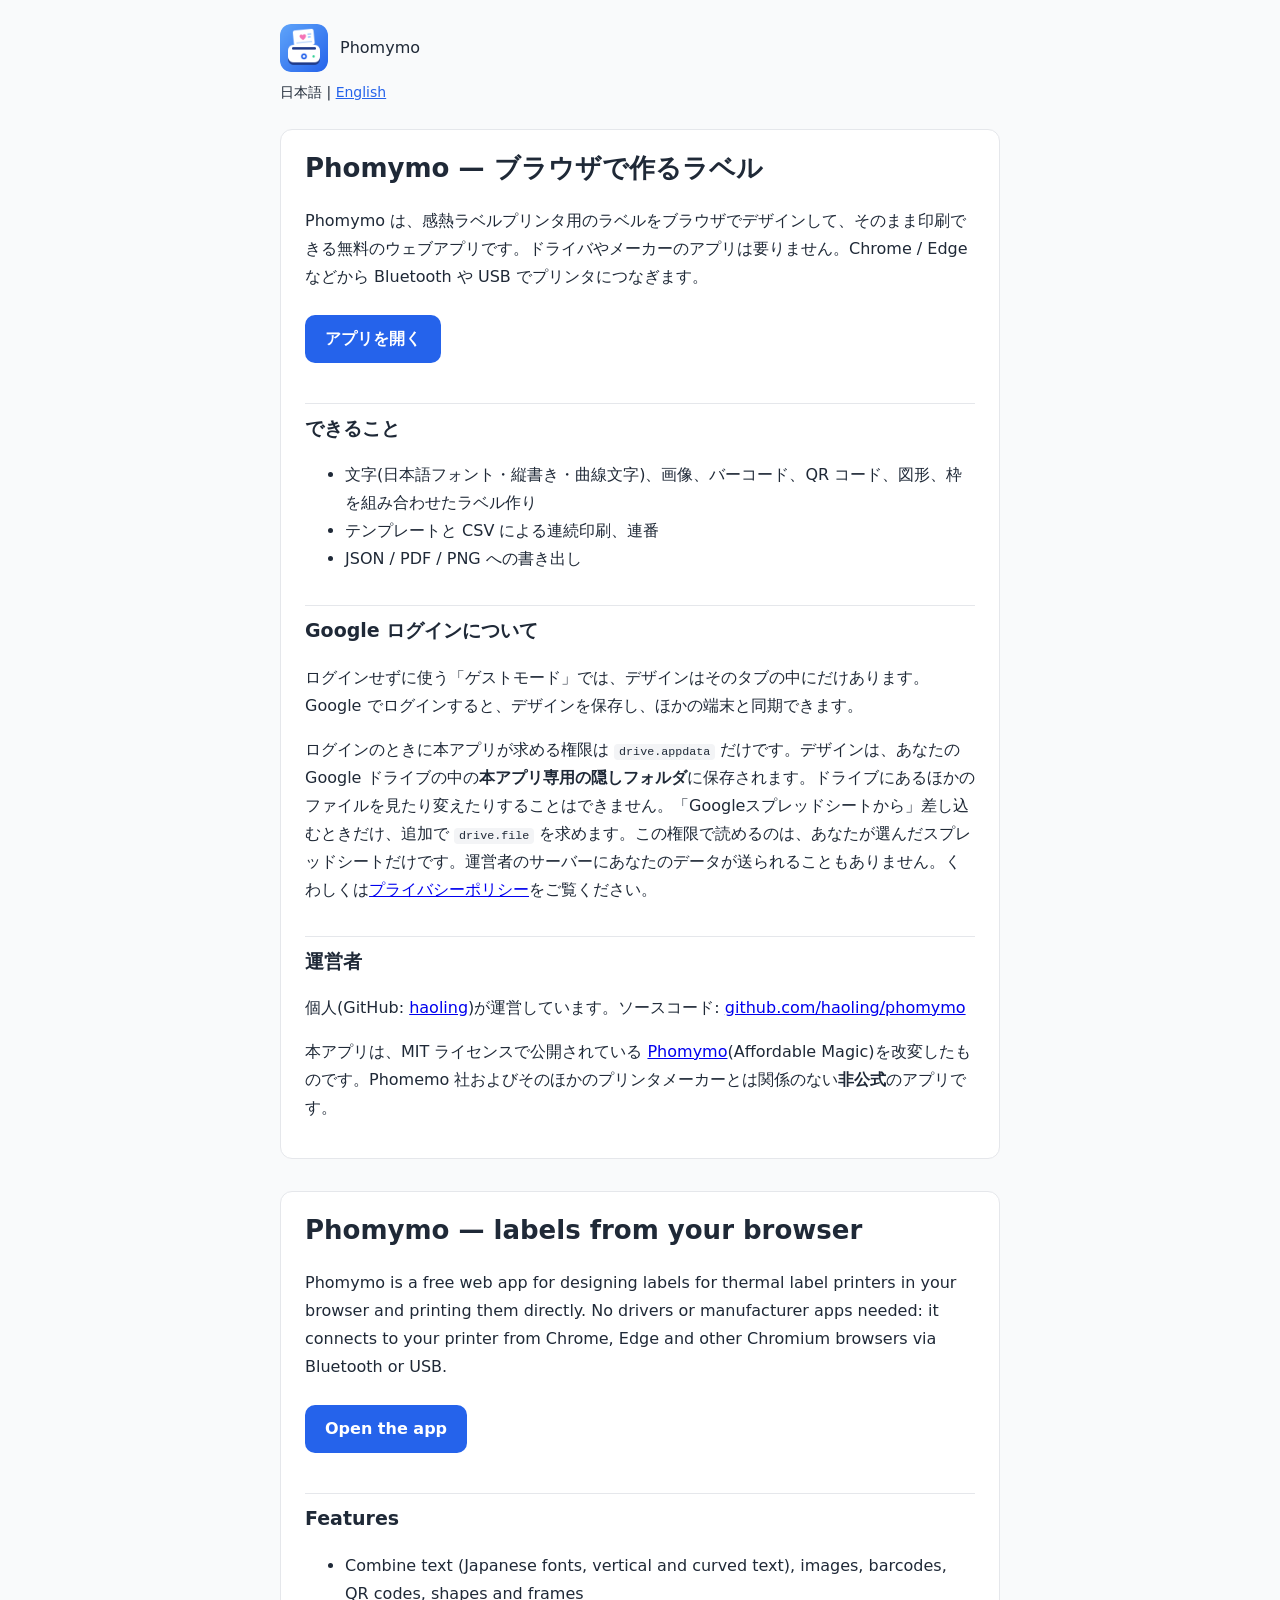
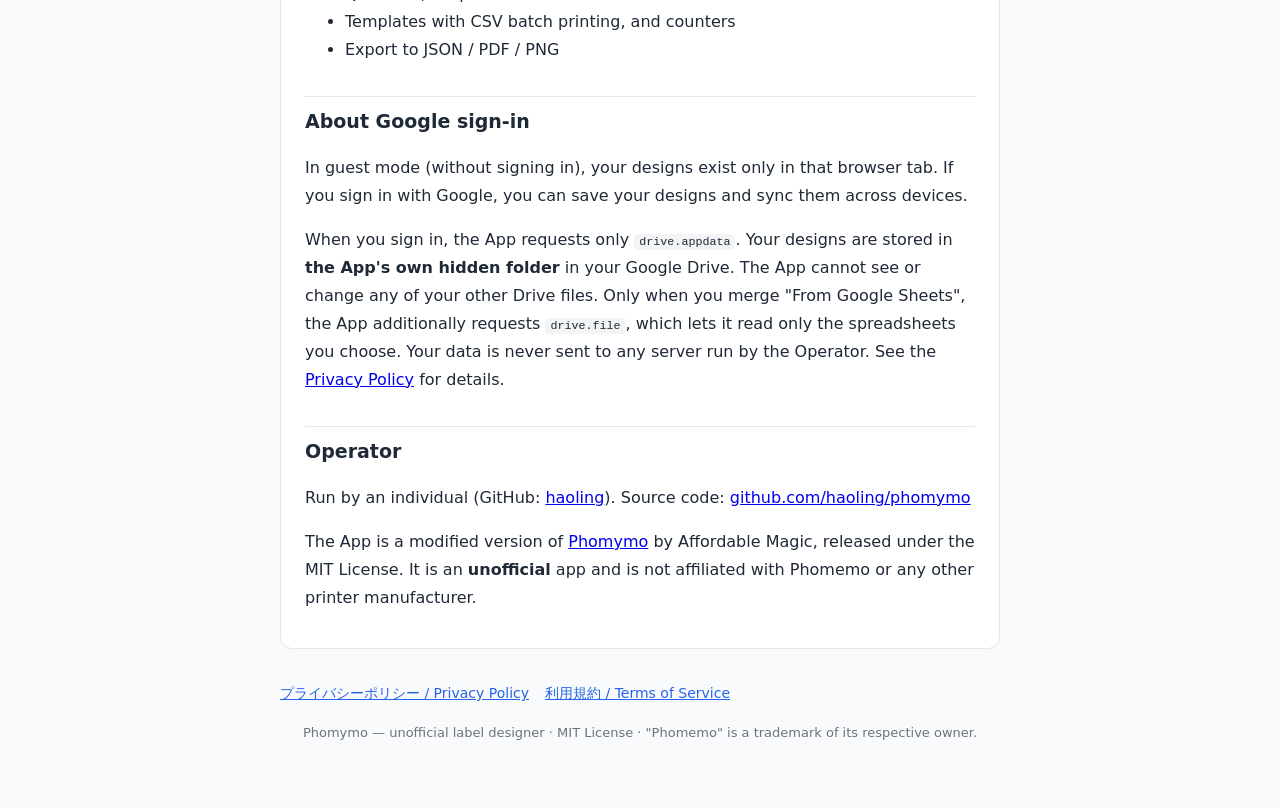
<file: src/web/about.html>
<!DOCTYPE html>
<html lang="ja">
<head>
  <meta charset="UTF-8">
  <meta name="viewport" content="width=device-width, initial-scale=1.0">
  <title>Phomymo - 非公式ラベルデザイナー / Unofficial label designer</title>
  <meta name="description" content="Phomymo は感熱ラベルプリンタ用のラベルをブラウザでデザイン・印刷できる無料の非公式ウェブアプリです。Phomymo is a free, unofficial web app for designing and printing labels for thermal label printers.">
  <link rel="icon" type="image/png" href="brand/logo-120.png">
  <link rel="stylesheet" href="legal.css">
</head>
<body>
<div class="wrap">
  <header class="top">
    <img src="brand/logo-120.png" alt="Phomymo logo">
    <span class="home">Phomymo</span>
  </header>
  <nav class="lang">日本語 | <a href="#en" hreflang="en">English</a></nav>

  <section class="lang-block" lang="ja" id="ja">
    <h1>Phomymo — ブラウザで作るラベル</h1>
    <p>Phomymo は、感熱ラベルプリンタ用のラベルをブラウザでデザインして、そのまま印刷できる無料のウェブアプリです。ドライバやメーカーのアプリは要りません。Chrome / Edge などから Bluetooth や USB でプリンタにつなぎます。</p>
    <p><a class="cta" href="./">アプリを開く</a></p>

    <h2>できること</h2>
    <ul>
      <li>文字(日本語フォント・縦書き・曲線文字)、画像、バーコード、QR コード、図形、枠を組み合わせたラベル作り</li>
      <li>テンプレートと CSV による連続印刷、連番</li>
      <li>JSON / PDF / PNG への書き出し</li>
    </ul>

    <h2>Google ログインについて</h2>
    <p>ログインせずに使う「ゲストモード」では、デザインはそのタブの中にだけあります。Google でログインすると、デザインを保存し、ほかの端末と同期できます。</p>
    <p>ログインのときに本アプリが求める権限は <code>drive.appdata</code> だけです。デザインは、あなたの Google ドライブの中の<strong>本アプリ専用の隠しフォルダ</strong>に保存されます。ドライブにあるほかのファイルを見たり変えたりすることはできません。「Googleスプレッドシートから」差し込むときだけ、追加で <code>drive.file</code> を求めます。この権限で読めるのは、あなたが選んだスプレッドシートだけです。運営者のサーバーにあなたのデータが送られることもありません。くわしくは<a href="privacy.html">プライバシーポリシー</a>をご覧ください。</p>

    <h2>運営者</h2>
    <p>個人(GitHub: <a href="https://github.com/haoling">haoling</a>)が運営しています。ソースコード: <a href="https://github.com/haoling/phomymo">github.com/haoling/phomymo</a></p>
    <p>本アプリは、MIT ライセンスで公開されている <a href="https://github.com/transcriptionstream/phomymo">Phomymo</a>(Affordable Magic)を改変したものです。Phomemo 社およびそのほかのプリンタメーカーとは関係のない<strong>非公式</strong>のアプリです。</p>
  </section>

  <section class="lang-block" lang="en" id="en">
    <h1>Phomymo — labels from your browser</h1>
    <p>Phomymo is a free web app for designing labels for thermal label printers in your browser and printing them directly. No drivers or manufacturer apps needed: it connects to your printer from Chrome, Edge and other Chromium browsers via Bluetooth or USB.</p>
    <p><a class="cta" href="./">Open the app</a></p>

    <h2>Features</h2>
    <ul>
      <li>Combine text (Japanese fonts, vertical and curved text), images, barcodes, QR codes, shapes and frames</li>
      <li>Templates with CSV batch printing, and counters</li>
      <li>Export to JSON / PDF / PNG</li>
    </ul>

    <h2>About Google sign-in</h2>
    <p>In guest mode (without signing in), your designs exist only in that browser tab. If you sign in with Google, you can save your designs and sync them across devices.</p>
    <p>When you sign in, the App requests only <code>drive.appdata</code>. Your designs are stored in <strong>the App's own hidden folder</strong> in your Google Drive. The App cannot see or change any of your other Drive files. Only when you merge "From Google Sheets", the App additionally requests <code>drive.file</code>, which lets it read only the spreadsheets you choose. Your data is never sent to any server run by the Operator. See the <a href="privacy.html#en">Privacy Policy</a> for details.</p>

    <h2>Operator</h2>
    <p>Run by an individual (GitHub: <a href="https://github.com/haoling">haoling</a>). Source code: <a href="https://github.com/haoling/phomymo">github.com/haoling/phomymo</a></p>
    <p>The App is a modified version of <a href="https://github.com/transcriptionstream/phomymo">Phomymo</a> by Affordable Magic, released under the MIT License. It is an <strong>unofficial</strong> app and is not affiliated with Phomemo or any other printer manufacturer.</p>
  </section>

  <nav class="links">
    <a href="privacy.html">プライバシーポリシー / Privacy Policy</a>
    <a href="terms.html">利用規約 / Terms of Service</a>
  </nav>
  <footer class="bottom">Phomymo — unofficial label designer · MIT License · "Phomemo" is a trademark of its respective owner.</footer>
</div>
</body>
</html>
</file>
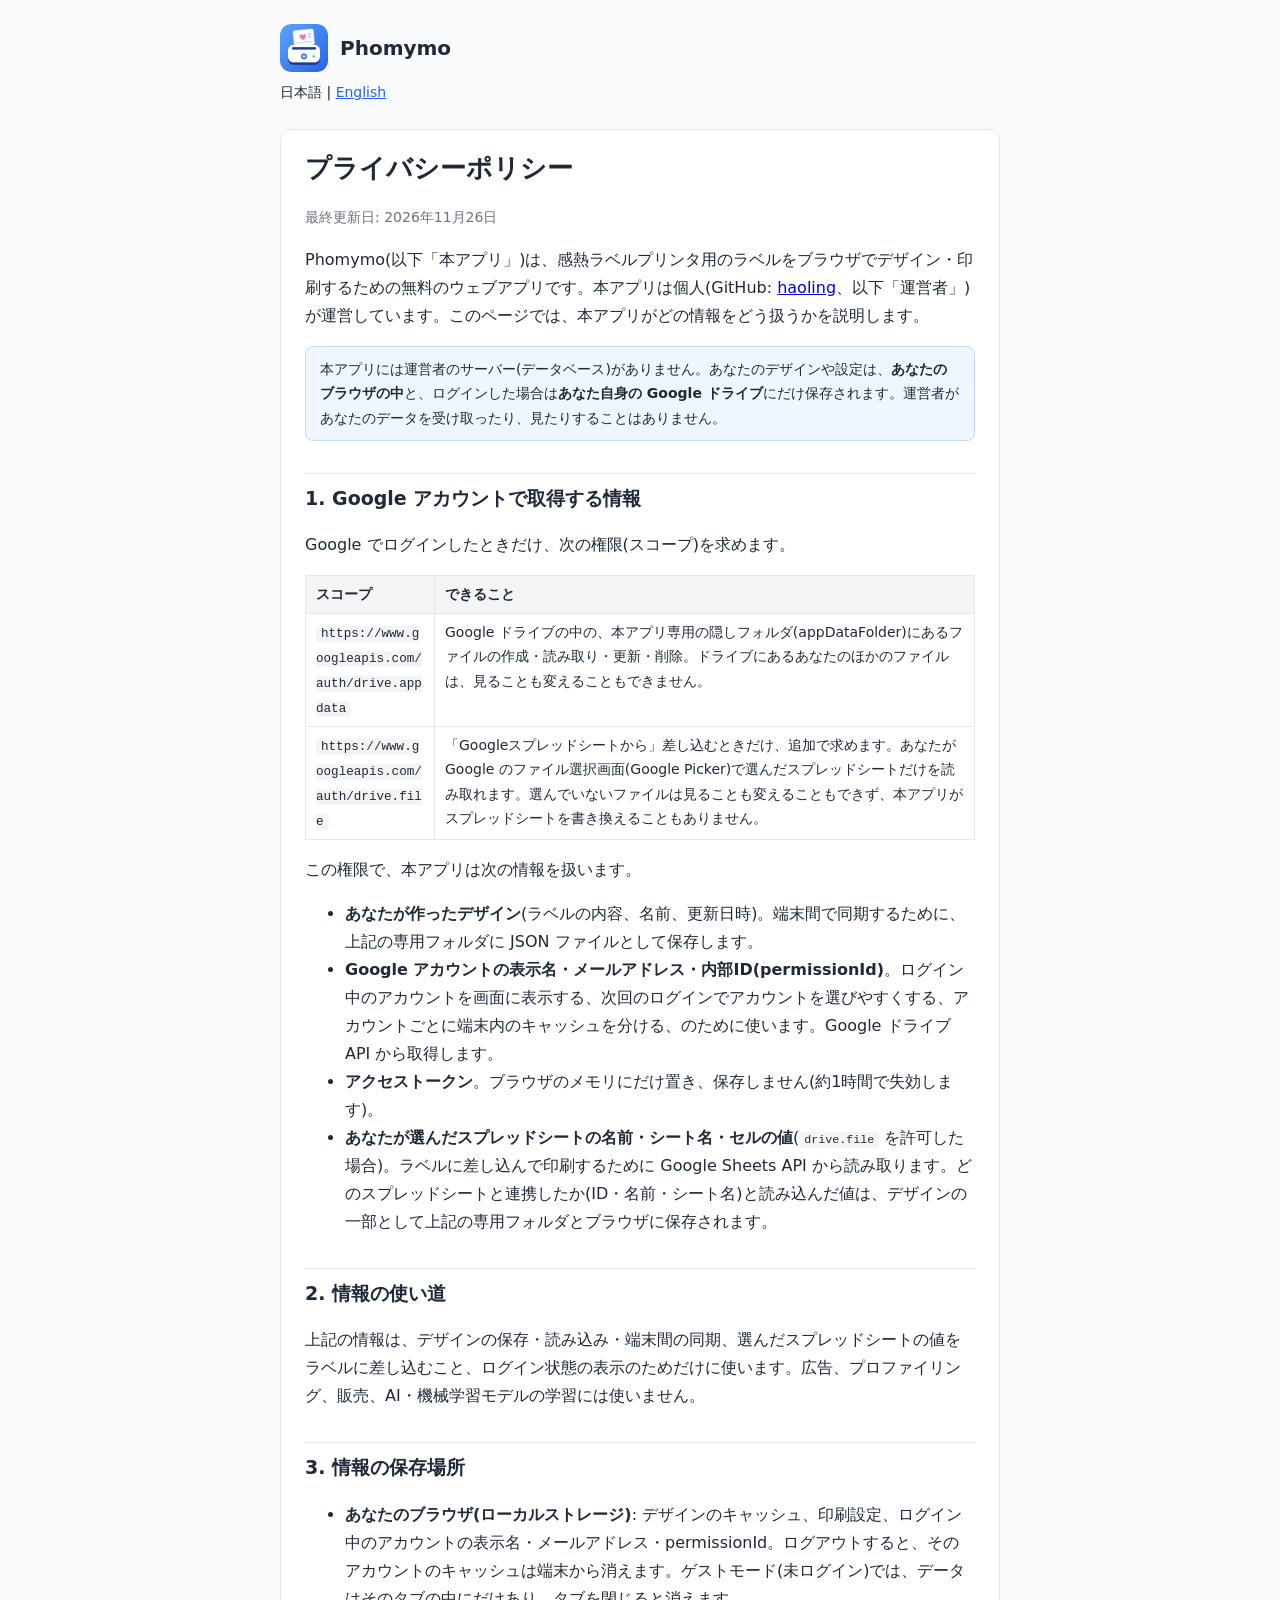
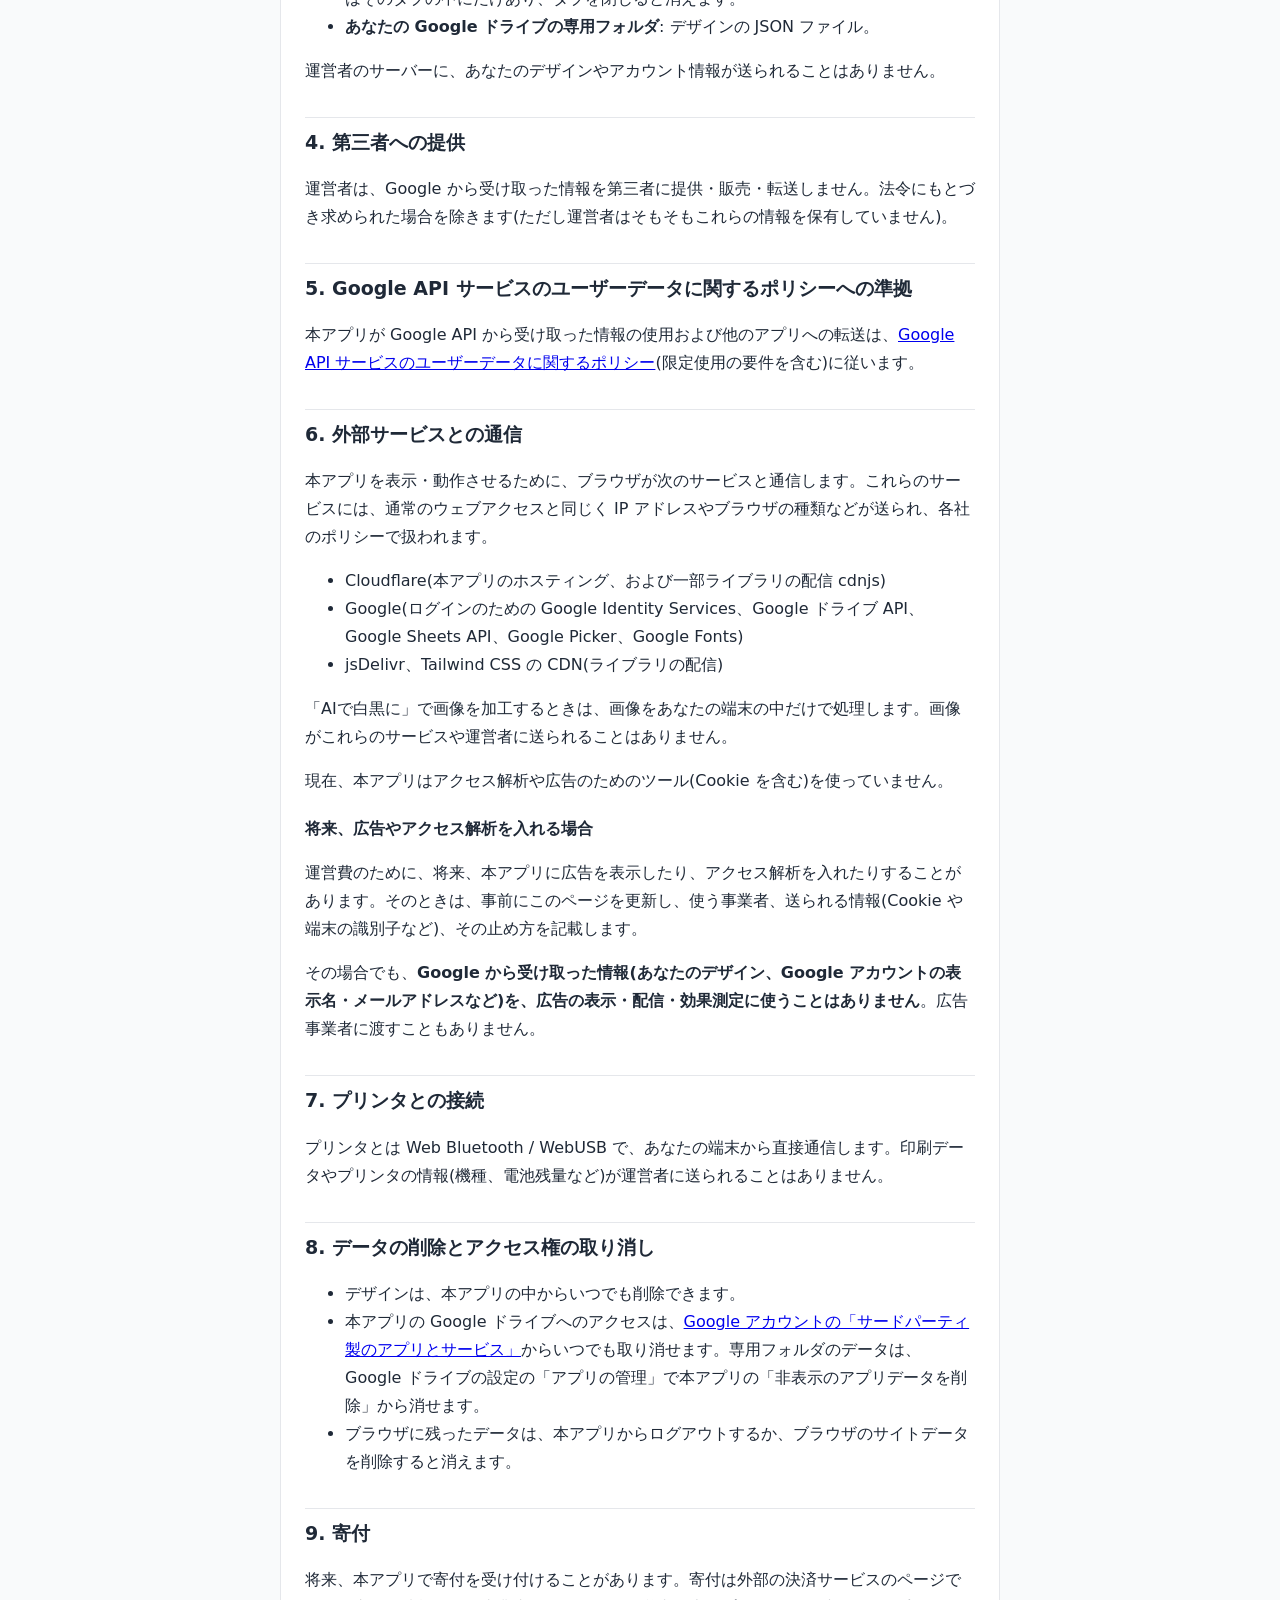
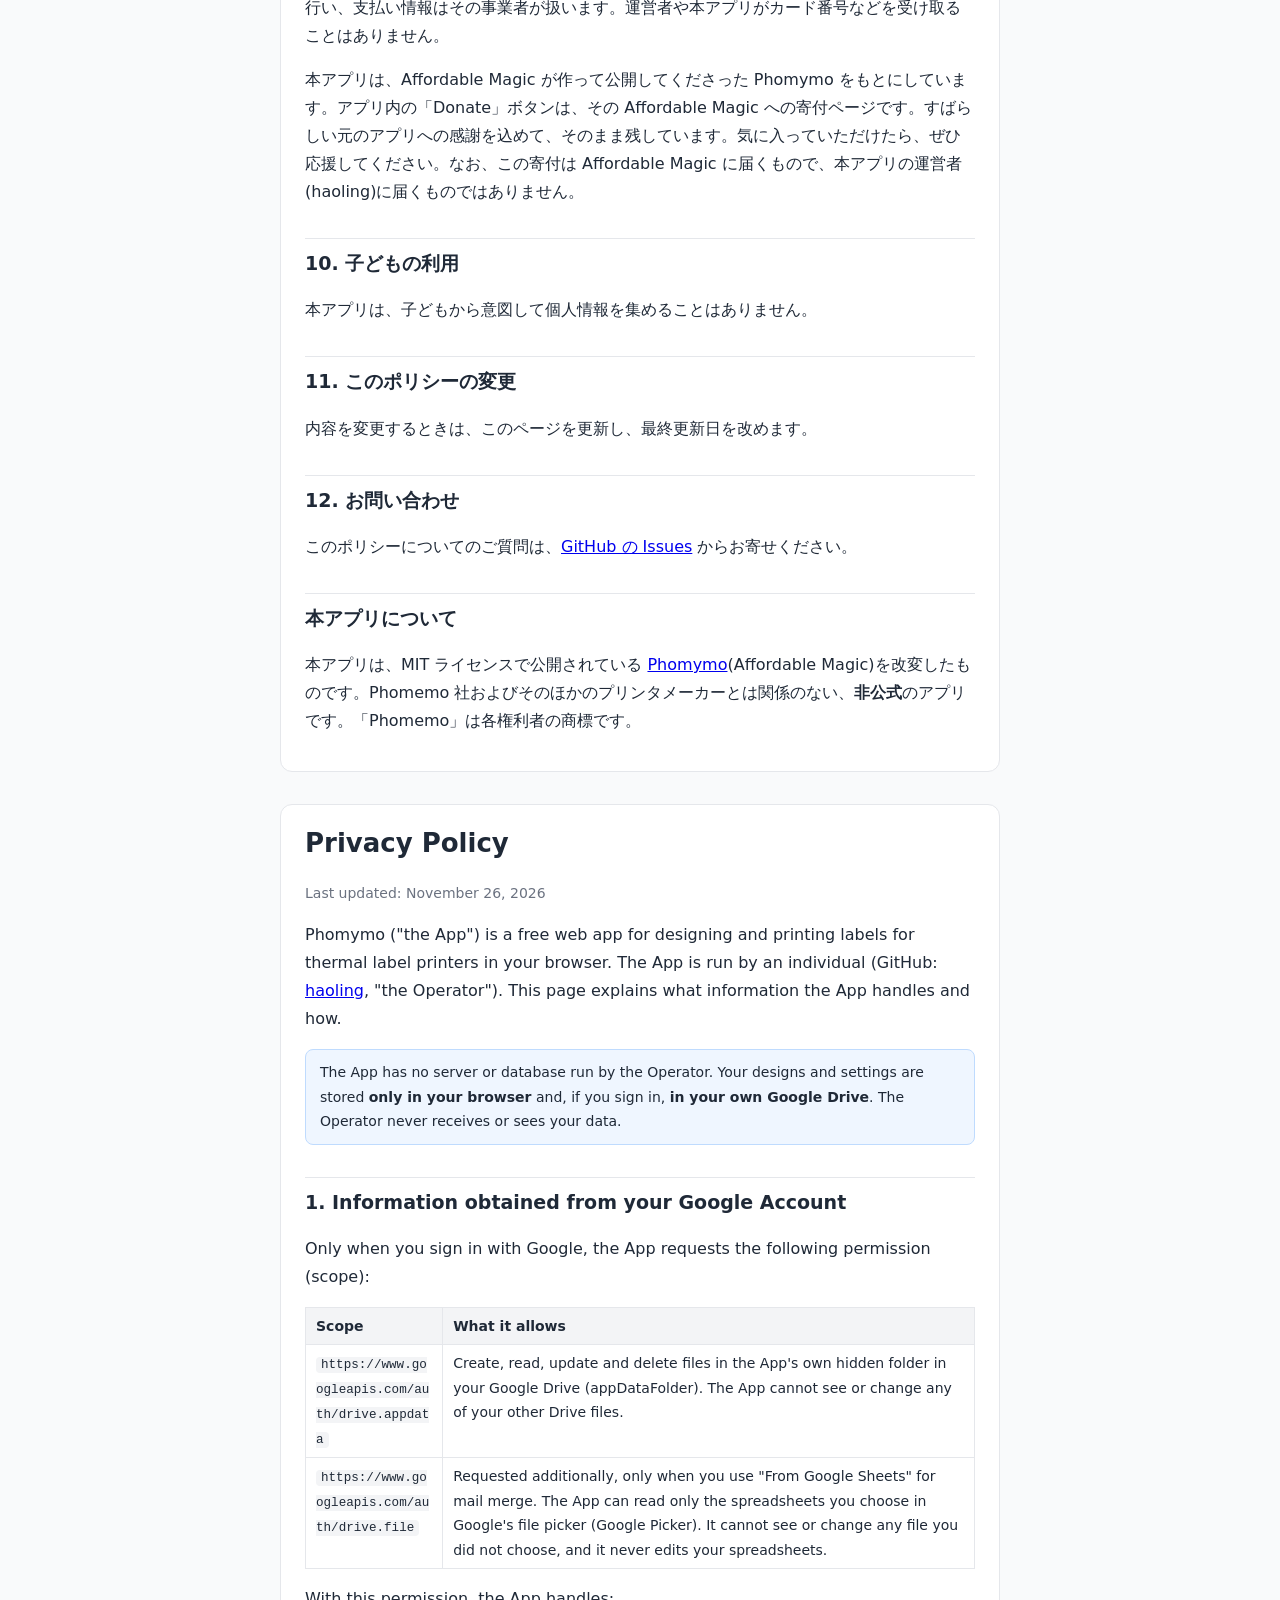
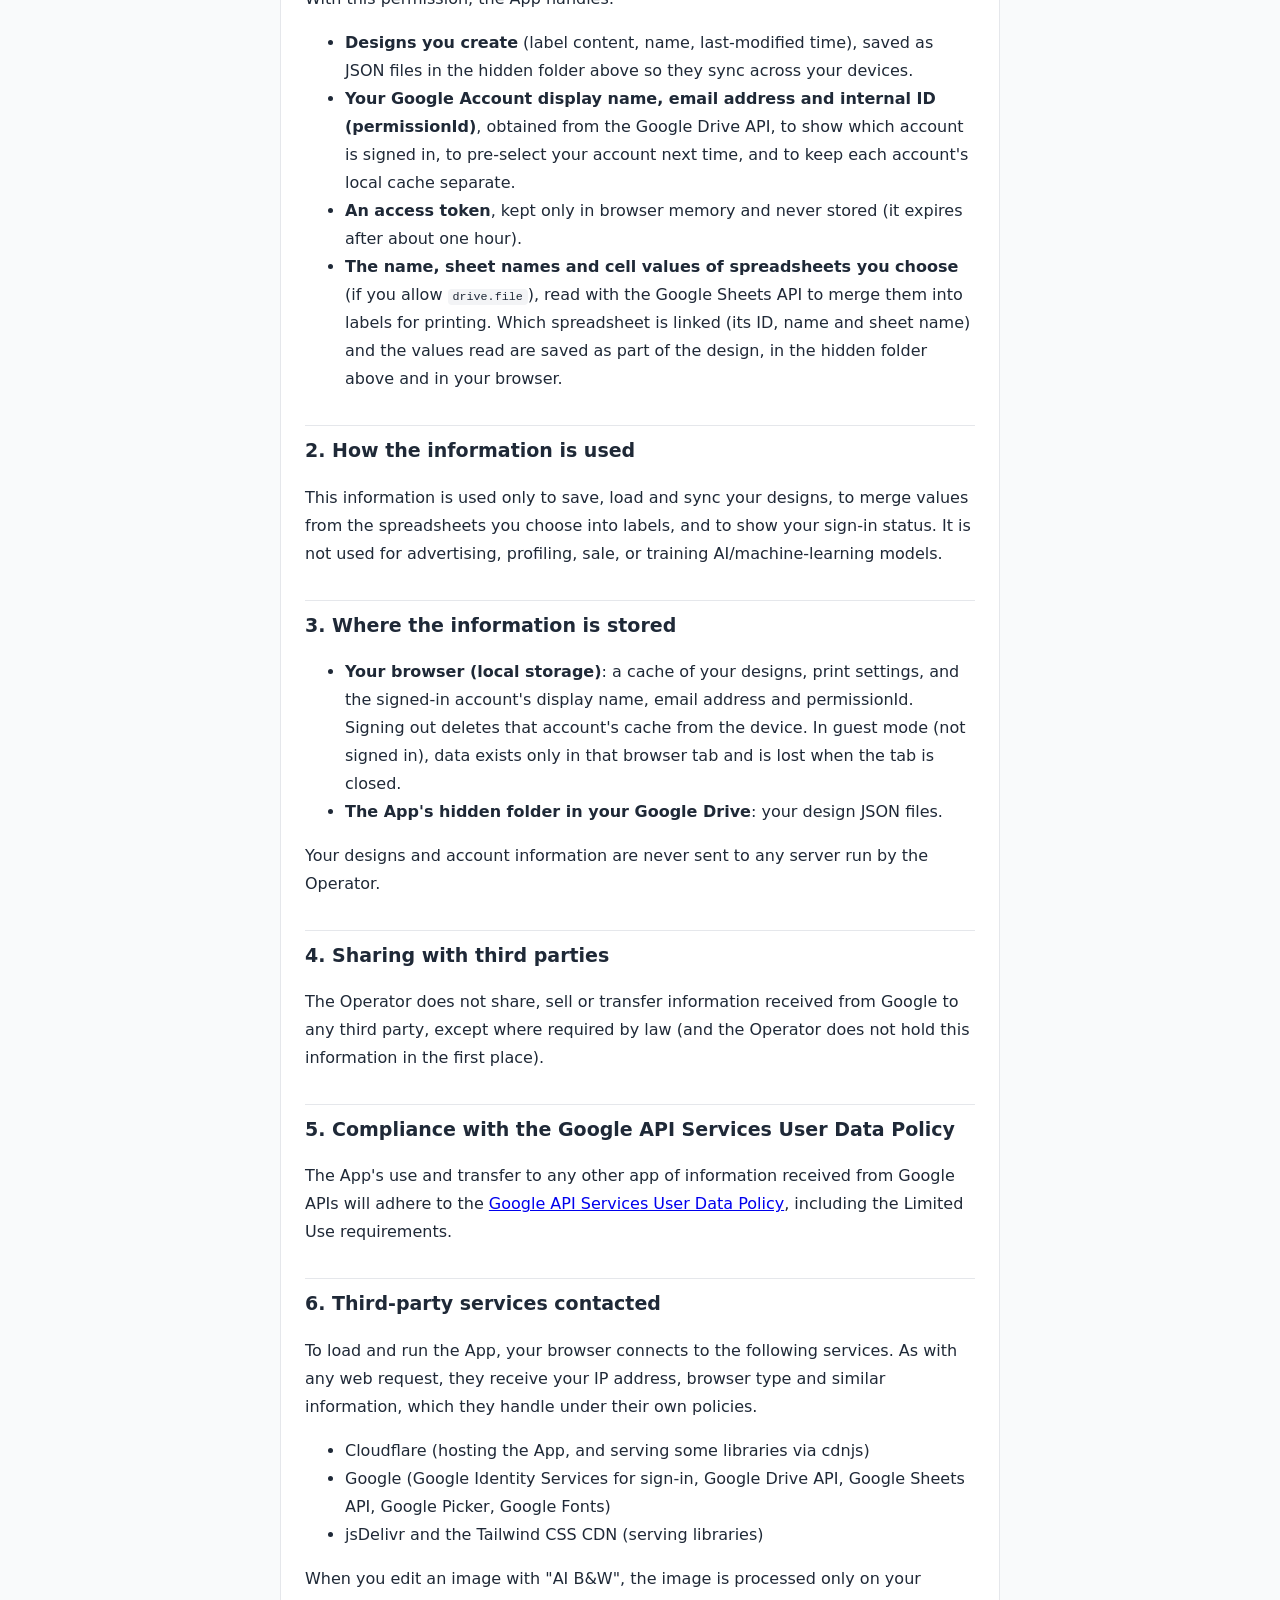
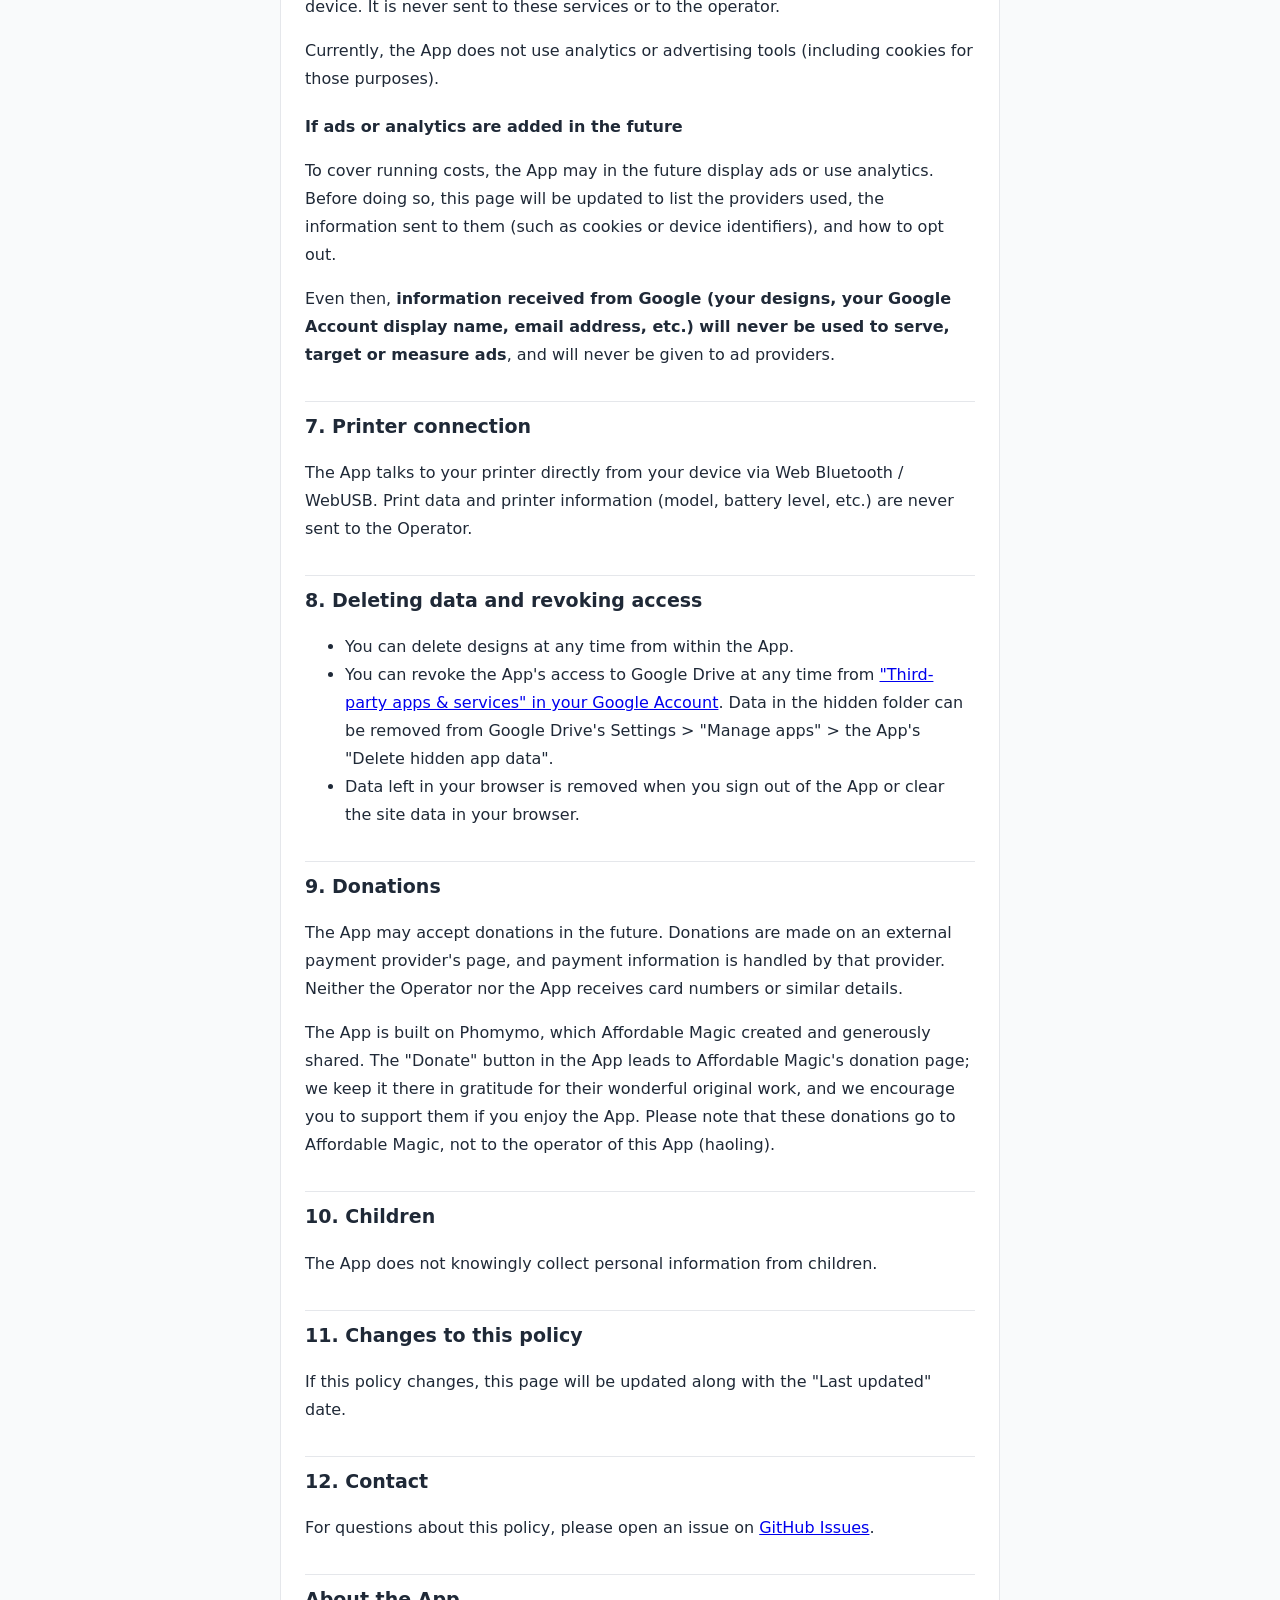
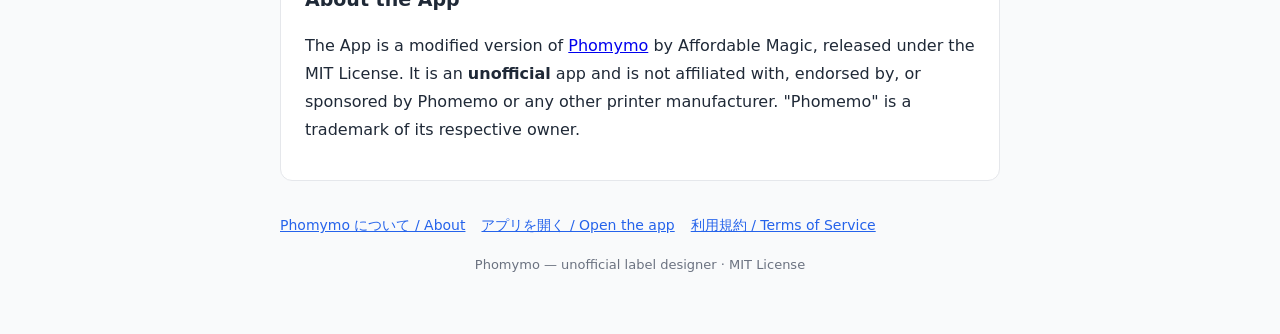
<file: src/web/privacy.html>
<!DOCTYPE html>
<html lang="ja">
<head>
  <meta charset="UTF-8">
  <meta name="viewport" content="width=device-width, initial-scale=1.0">
  <title>プライバシーポリシー / Privacy Policy - Phomymo</title>
  <meta name="description" content="Phomymo(非公式ラベルデザイナー)のプライバシーポリシー。Privacy Policy of Phomymo, an unofficial label designer.">
  <link rel="icon" type="image/png" href="brand/logo-120.png">
  <link rel="stylesheet" href="legal.css">
</head>
<body>
<div class="wrap">
  <header class="top">
    <img src="brand/logo-120.png" alt="Phomymo logo">
    <a class="home" href="about.html">Phomymo</a>
  </header>
  <nav class="lang">日本語 | <a href="#en" hreflang="en">English</a></nav>

  <section class="lang-block" lang="ja" id="ja">
    <h1>プライバシーポリシー</h1>
    <p class="meta">最終更新日: 2026年11月26日</p>

    <p>Phomymo(以下「本アプリ」)は、感熱ラベルプリンタ用のラベルをブラウザでデザイン・印刷するための無料のウェブアプリです。本アプリは個人(GitHub: <a href="https://github.com/haoling">haoling</a>、以下「運営者」)が運営しています。このページでは、本アプリがどの情報をどう扱うかを説明します。</p>

    <p class="note">本アプリには運営者のサーバー(データベース)がありません。あなたのデザインや設定は、<strong>あなたのブラウザの中</strong>と、ログインした場合は<strong>あなた自身の Google ドライブ</strong>にだけ保存されます。運営者があなたのデータを受け取ったり、見たりすることはありません。</p>

    <h2>1. Google アカウントで取得する情報</h2>
    <p>Google でログインしたときだけ、次の権限(スコープ)を求めます。</p>
    <table>
      <tr><th>スコープ</th><th>できること</th></tr>
      <tr><td><code>https://www.googleapis.com/auth/drive.appdata</code></td><td>Google ドライブの中の、本アプリ専用の隠しフォルダ(appDataFolder)にあるファイルの作成・読み取り・更新・削除。ドライブにあるあなたのほかのファイルは、見ることも変えることもできません。</td></tr>
      <tr><td><code>https://www.googleapis.com/auth/drive.file</code></td><td>「Googleスプレッドシートから」差し込むときだけ、追加で求めます。あなたが Google のファイル選択画面(Google Picker)で選んだスプレッドシートだけを読み取れます。選んでいないファイルは見ることも変えることもできず、本アプリがスプレッドシートを書き換えることもありません。</td></tr>
    </table>
    <p>この権限で、本アプリは次の情報を扱います。</p>
    <ul>
      <li><strong>あなたが作ったデザイン</strong>(ラベルの内容、名前、更新日時)。端末間で同期するために、上記の専用フォルダに JSON ファイルとして保存します。</li>
      <li><strong>Google アカウントの表示名・メールアドレス・内部ID(permissionId)</strong>。ログイン中のアカウントを画面に表示する、次回のログインでアカウントを選びやすくする、アカウントごとに端末内のキャッシュを分ける、のために使います。Google ドライブ API から取得します。</li>
      <li><strong>アクセストークン</strong>。ブラウザのメモリにだけ置き、保存しません(約1時間で失効します)。</li>
      <li><strong>あなたが選んだスプレッドシートの名前・シート名・セルの値</strong>(<code>drive.file</code> を許可した場合)。ラベルに差し込んで印刷するために Google Sheets API から読み取ります。どのスプレッドシートと連携したか(ID・名前・シート名)と読み込んだ値は、デザインの一部として上記の専用フォルダとブラウザに保存されます。</li>
    </ul>

    <h2>2. 情報の使い道</h2>
    <p>上記の情報は、デザインの保存・読み込み・端末間の同期、選んだスプレッドシートの値をラベルに差し込むこと、ログイン状態の表示のためだけに使います。広告、プロファイリング、販売、AI・機械学習モデルの学習には使いません。</p>

    <h2>3. 情報の保存場所</h2>
    <ul>
      <li><strong>あなたのブラウザ(ローカルストレージ)</strong>: デザインのキャッシュ、印刷設定、ログイン中のアカウントの表示名・メールアドレス・permissionId。ログアウトすると、そのアカウントのキャッシュは端末から消えます。ゲストモード(未ログイン)では、データはそのタブの中にだけあり、タブを閉じると消えます。</li>
      <li><strong>あなたの Google ドライブの専用フォルダ</strong>: デザインの JSON ファイル。</li>
    </ul>
    <p>運営者のサーバーに、あなたのデザインやアカウント情報が送られることはありません。</p>

    <h2>4. 第三者への提供</h2>
    <p>運営者は、Google から受け取った情報を第三者に提供・販売・転送しません。法令にもとづき求められた場合を除きます(ただし運営者はそもそもこれらの情報を保有していません)。</p>

    <h2>5. Google API サービスのユーザーデータに関するポリシーへの準拠</h2>
    <p>本アプリが Google API から受け取った情報の使用および他のアプリへの転送は、<a href="https://developers.google.com/terms/api-services-user-data-policy">Google API サービスのユーザーデータに関するポリシー</a>(限定使用の要件を含む)に従います。</p>

    <h2>6. 外部サービスとの通信</h2>
    <p>本アプリを表示・動作させるために、ブラウザが次のサービスと通信します。これらのサービスには、通常のウェブアクセスと同じく IP アドレスやブラウザの種類などが送られ、各社のポリシーで扱われます。</p>
    <ul>
      <li>Cloudflare(本アプリのホスティング、および一部ライブラリの配信 cdnjs)</li>
      <li>Google(ログインのための Google Identity Services、Google ドライブ API、Google Sheets API、Google Picker、Google Fonts)</li>
      <li>jsDelivr、Tailwind CSS の CDN(ライブラリの配信)</li>
    </ul>
    <p>「AIで白黒に」で画像を加工するときは、画像をあなたの端末の中だけで処理します。画像がこれらのサービスや運営者に送られることはありません。</p>
    <p>現在、本アプリはアクセス解析や広告のためのツール(Cookie を含む)を使っていません。</p>

    <h3>将来、広告やアクセス解析を入れる場合</h3>
    <p>運営費のために、将来、本アプリに広告を表示したり、アクセス解析を入れたりすることがあります。そのときは、事前にこのページを更新し、使う事業者、送られる情報(Cookie や端末の識別子など)、その止め方を記載します。</p>
    <p>その場合でも、<strong>Google から受け取った情報(あなたのデザイン、Google アカウントの表示名・メールアドレスなど)を、広告の表示・配信・効果測定に使うことはありません</strong>。広告事業者に渡すこともありません。</p>

    <h2>7. プリンタとの接続</h2>
    <p>プリンタとは Web Bluetooth / WebUSB で、あなたの端末から直接通信します。印刷データやプリンタの情報(機種、電池残量など)が運営者に送られることはありません。</p>

    <h2>8. データの削除とアクセス権の取り消し</h2>
    <ul>
      <li>デザインは、本アプリの中からいつでも削除できます。</li>
      <li>本アプリの Google ドライブへのアクセスは、<a href="https://myaccount.google.com/permissions">Google アカウントの「サードパーティ製のアプリとサービス」</a>からいつでも取り消せます。専用フォルダのデータは、Google ドライブの設定の「アプリの管理」で本アプリの「非表示のアプリデータを削除」から消せます。</li>
      <li>ブラウザに残ったデータは、本アプリからログアウトするか、ブラウザのサイトデータを削除すると消えます。</li>
    </ul>

    <h2>9. 寄付</h2>
    <p>将来、本アプリで寄付を受け付けることがあります。寄付は外部の決済サービスのページで行い、支払い情報はその事業者が扱います。運営者や本アプリがカード番号などを受け取ることはありません。</p>
    <p>本アプリは、Affordable Magic が作って公開してくださった Phomymo をもとにしています。アプリ内の「Donate」ボタンは、その Affordable Magic への寄付ページです。すばらしい元のアプリへの感謝を込めて、そのまま残しています。気に入っていただけたら、ぜひ応援してください。なお、この寄付は Affordable Magic に届くもので、本アプリの運営者(haoling)に届くものではありません。</p>

    <h2>10. 子どもの利用</h2>
    <p>本アプリは、子どもから意図して個人情報を集めることはありません。</p>

    <h2>11. このポリシーの変更</h2>
    <p>内容を変更するときは、このページを更新し、最終更新日を改めます。</p>

    <h2>12. お問い合わせ</h2>
    <p>このポリシーについてのご質問は、<a href="https://github.com/haoling/phomymo/issues">GitHub の Issues</a> からお寄せください。</p>

    <h2>本アプリについて</h2>
    <p>本アプリは、MIT ライセンスで公開されている <a href="https://github.com/transcriptionstream/phomymo">Phomymo</a>(Affordable Magic)を改変したものです。Phomemo 社およびそのほかのプリンタメーカーとは関係のない、<strong>非公式</strong>のアプリです。「Phomemo」は各権利者の商標です。</p>
  </section>

  <section class="lang-block" lang="en" id="en">
    <h1>Privacy Policy</h1>
    <p class="meta">Last updated: November 26, 2026</p>

    <p>Phomymo ("the App") is a free web app for designing and printing labels for thermal label printers in your browser. The App is run by an individual (GitHub: <a href="https://github.com/haoling">haoling</a>, "the Operator"). This page explains what information the App handles and how.</p>

    <p class="note">The App has no server or database run by the Operator. Your designs and settings are stored <strong>only in your browser</strong> and, if you sign in, <strong>in your own Google Drive</strong>. The Operator never receives or sees your data.</p>

    <h2>1. Information obtained from your Google Account</h2>
    <p>Only when you sign in with Google, the App requests the following permission (scope):</p>
    <table>
      <tr><th>Scope</th><th>What it allows</th></tr>
      <tr><td><code>https://www.googleapis.com/auth/drive.appdata</code></td><td>Create, read, update and delete files in the App's own hidden folder in your Google Drive (appDataFolder). The App cannot see or change any of your other Drive files.</td></tr>
      <tr><td><code>https://www.googleapis.com/auth/drive.file</code></td><td>Requested additionally, only when you use "From Google Sheets" for mail merge. The App can read only the spreadsheets you choose in Google's file picker (Google Picker). It cannot see or change any file you did not choose, and it never edits your spreadsheets.</td></tr>
    </table>
    <p>With this permission, the App handles:</p>
    <ul>
      <li><strong>Designs you create</strong> (label content, name, last-modified time), saved as JSON files in the hidden folder above so they sync across your devices.</li>
      <li><strong>Your Google Account display name, email address and internal ID (permissionId)</strong>, obtained from the Google Drive API, to show which account is signed in, to pre-select your account next time, and to keep each account's local cache separate.</li>
      <li><strong>An access token</strong>, kept only in browser memory and never stored (it expires after about one hour).</li>
      <li><strong>The name, sheet names and cell values of spreadsheets you choose</strong> (if you allow <code>drive.file</code>), read with the Google Sheets API to merge them into labels for printing. Which spreadsheet is linked (its ID, name and sheet name) and the values read are saved as part of the design, in the hidden folder above and in your browser.</li>
    </ul>

    <h2>2. How the information is used</h2>
    <p>This information is used only to save, load and sync your designs, to merge values from the spreadsheets you choose into labels, and to show your sign-in status. It is not used for advertising, profiling, sale, or training AI/machine-learning models.</p>

    <h2>3. Where the information is stored</h2>
    <ul>
      <li><strong>Your browser (local storage)</strong>: a cache of your designs, print settings, and the signed-in account's display name, email address and permissionId. Signing out deletes that account's cache from the device. In guest mode (not signed in), data exists only in that browser tab and is lost when the tab is closed.</li>
      <li><strong>The App's hidden folder in your Google Drive</strong>: your design JSON files.</li>
    </ul>
    <p>Your designs and account information are never sent to any server run by the Operator.</p>

    <h2>4. Sharing with third parties</h2>
    <p>The Operator does not share, sell or transfer information received from Google to any third party, except where required by law (and the Operator does not hold this information in the first place).</p>

    <h2>5. Compliance with the Google API Services User Data Policy</h2>
    <p>The App's use and transfer to any other app of information received from Google APIs will adhere to the <a href="https://developers.google.com/terms/api-services-user-data-policy">Google API Services User Data Policy</a>, including the Limited Use requirements.</p>

    <h2>6. Third-party services contacted</h2>
    <p>To load and run the App, your browser connects to the following services. As with any web request, they receive your IP address, browser type and similar information, which they handle under their own policies.</p>
    <ul>
      <li>Cloudflare (hosting the App, and serving some libraries via cdnjs)</li>
      <li>Google (Google Identity Services for sign-in, Google Drive API, Google Sheets API, Google Picker, Google Fonts)</li>
      <li>jsDelivr and the Tailwind CSS CDN (serving libraries)</li>
    </ul>
    <p>When you edit an image with "AI B&amp;W", the image is processed only on your device. It is never sent to these services or to the operator.</p>
    <p>Currently, the App does not use analytics or advertising tools (including cookies for those purposes).</p>

    <h3>If ads or analytics are added in the future</h3>
    <p>To cover running costs, the App may in the future display ads or use analytics. Before doing so, this page will be updated to list the providers used, the information sent to them (such as cookies or device identifiers), and how to opt out.</p>
    <p>Even then, <strong>information received from Google (your designs, your Google Account display name, email address, etc.) will never be used to serve, target or measure ads</strong>, and will never be given to ad providers.</p>

    <h2>7. Printer connection</h2>
    <p>The App talks to your printer directly from your device via Web Bluetooth / WebUSB. Print data and printer information (model, battery level, etc.) are never sent to the Operator.</p>

    <h2>8. Deleting data and revoking access</h2>
    <ul>
      <li>You can delete designs at any time from within the App.</li>
      <li>You can revoke the App's access to Google Drive at any time from <a href="https://myaccount.google.com/permissions">"Third-party apps &amp; services" in your Google Account</a>. Data in the hidden folder can be removed from Google Drive's Settings &gt; "Manage apps" &gt; the App's "Delete hidden app data".</li>
      <li>Data left in your browser is removed when you sign out of the App or clear the site data in your browser.</li>
    </ul>

    <h2>9. Donations</h2>
    <p>The App may accept donations in the future. Donations are made on an external payment provider's page, and payment information is handled by that provider. Neither the Operator nor the App receives card numbers or similar details.</p>
    <p>The App is built on Phomymo, which Affordable Magic created and generously shared. The "Donate" button in the App leads to Affordable Magic's donation page; we keep it there in gratitude for their wonderful original work, and we encourage you to support them if you enjoy the App. Please note that these donations go to Affordable Magic, not to the operator of this App (haoling).</p>

    <h2>10. Children</h2>
    <p>The App does not knowingly collect personal information from children.</p>

    <h2>11. Changes to this policy</h2>
    <p>If this policy changes, this page will be updated along with the "Last updated" date.</p>

    <h2>12. Contact</h2>
    <p>For questions about this policy, please open an issue on <a href="https://github.com/haoling/phomymo/issues">GitHub Issues</a>.</p>

    <h2>About the App</h2>
    <p>The App is a modified version of <a href="https://github.com/transcriptionstream/phomymo">Phomymo</a> by Affordable Magic, released under the MIT License. It is an <strong>unofficial</strong> app and is not affiliated with, endorsed by, or sponsored by Phomemo or any other printer manufacturer. "Phomemo" is a trademark of its respective owner.</p>
  </section>

  <nav class="links">
    <a href="about.html">Phomymo について / About</a>
    <a href="./">アプリを開く / Open the app</a>
    <a href="terms.html">利用規約 / Terms of Service</a>
  </nav>
  <footer class="bottom">Phomymo — unofficial label designer · MIT License</footer>
</div>
</body>
</html>
</file>
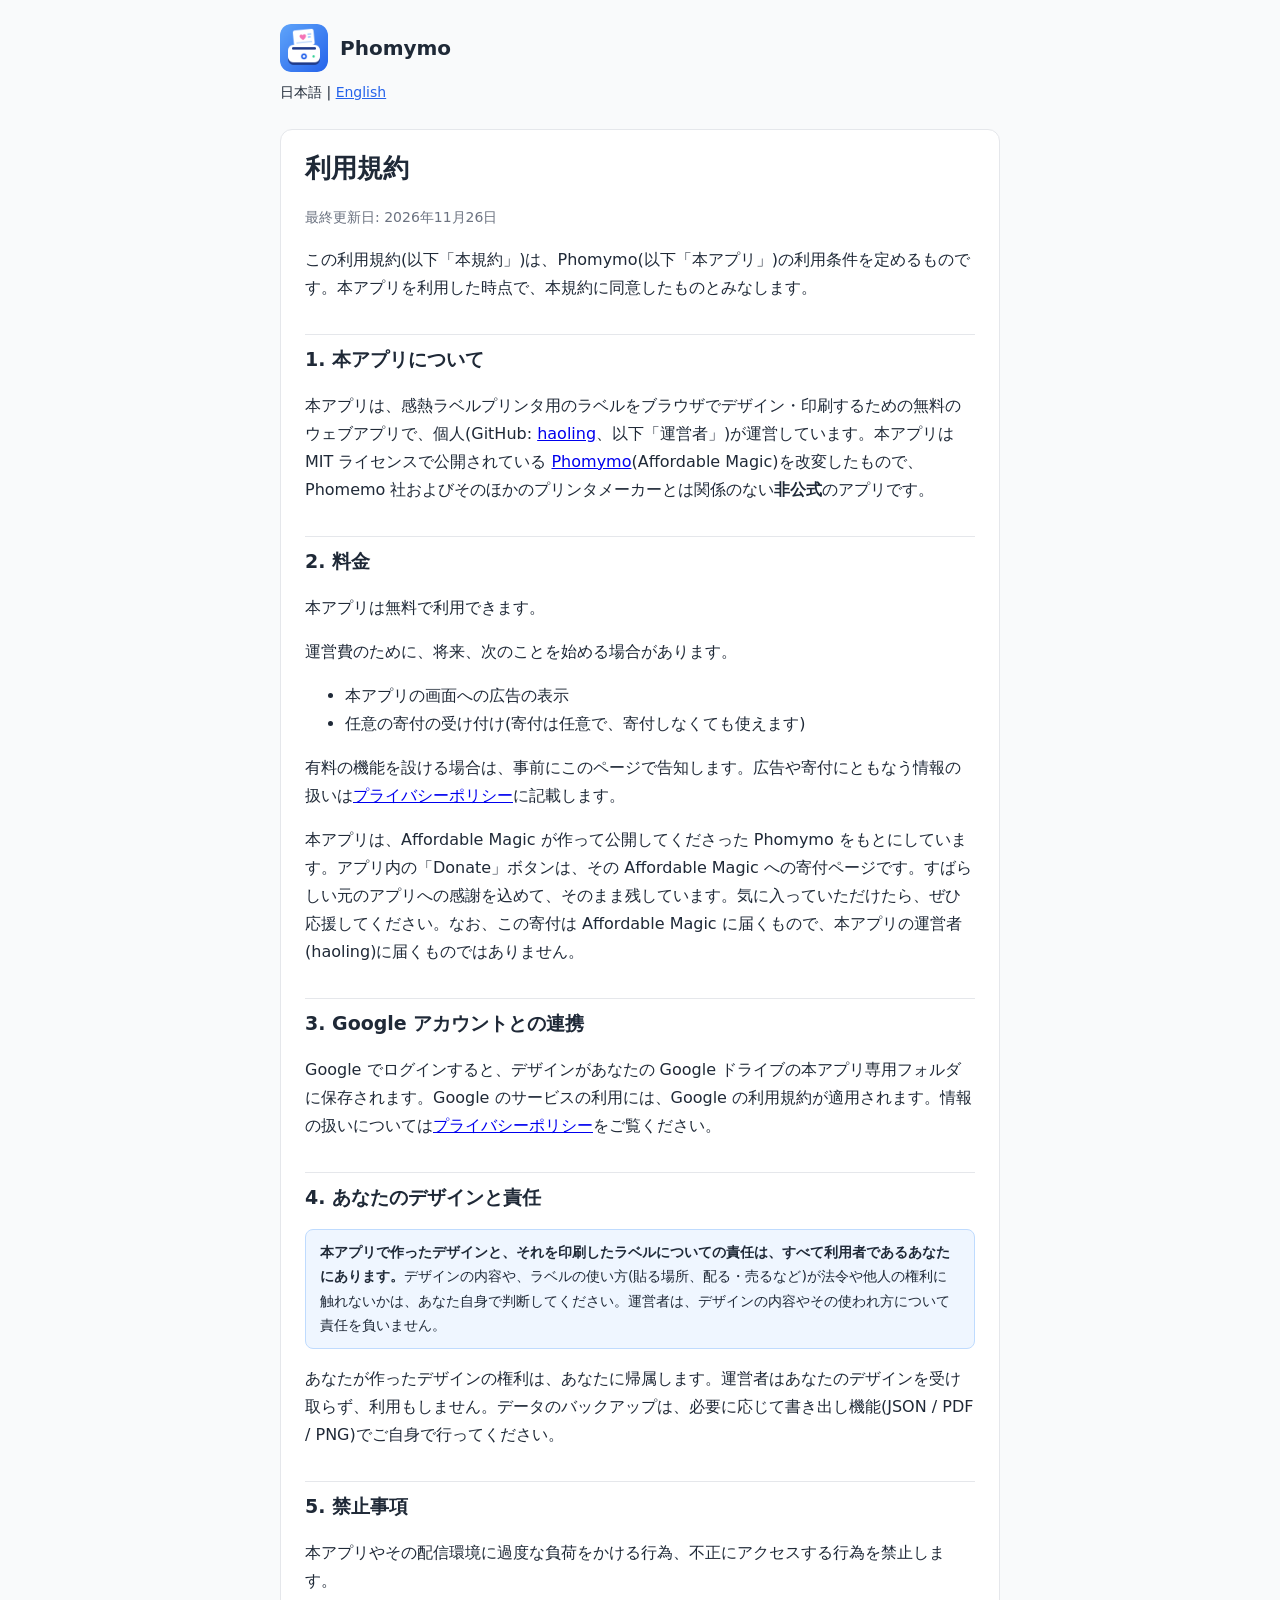
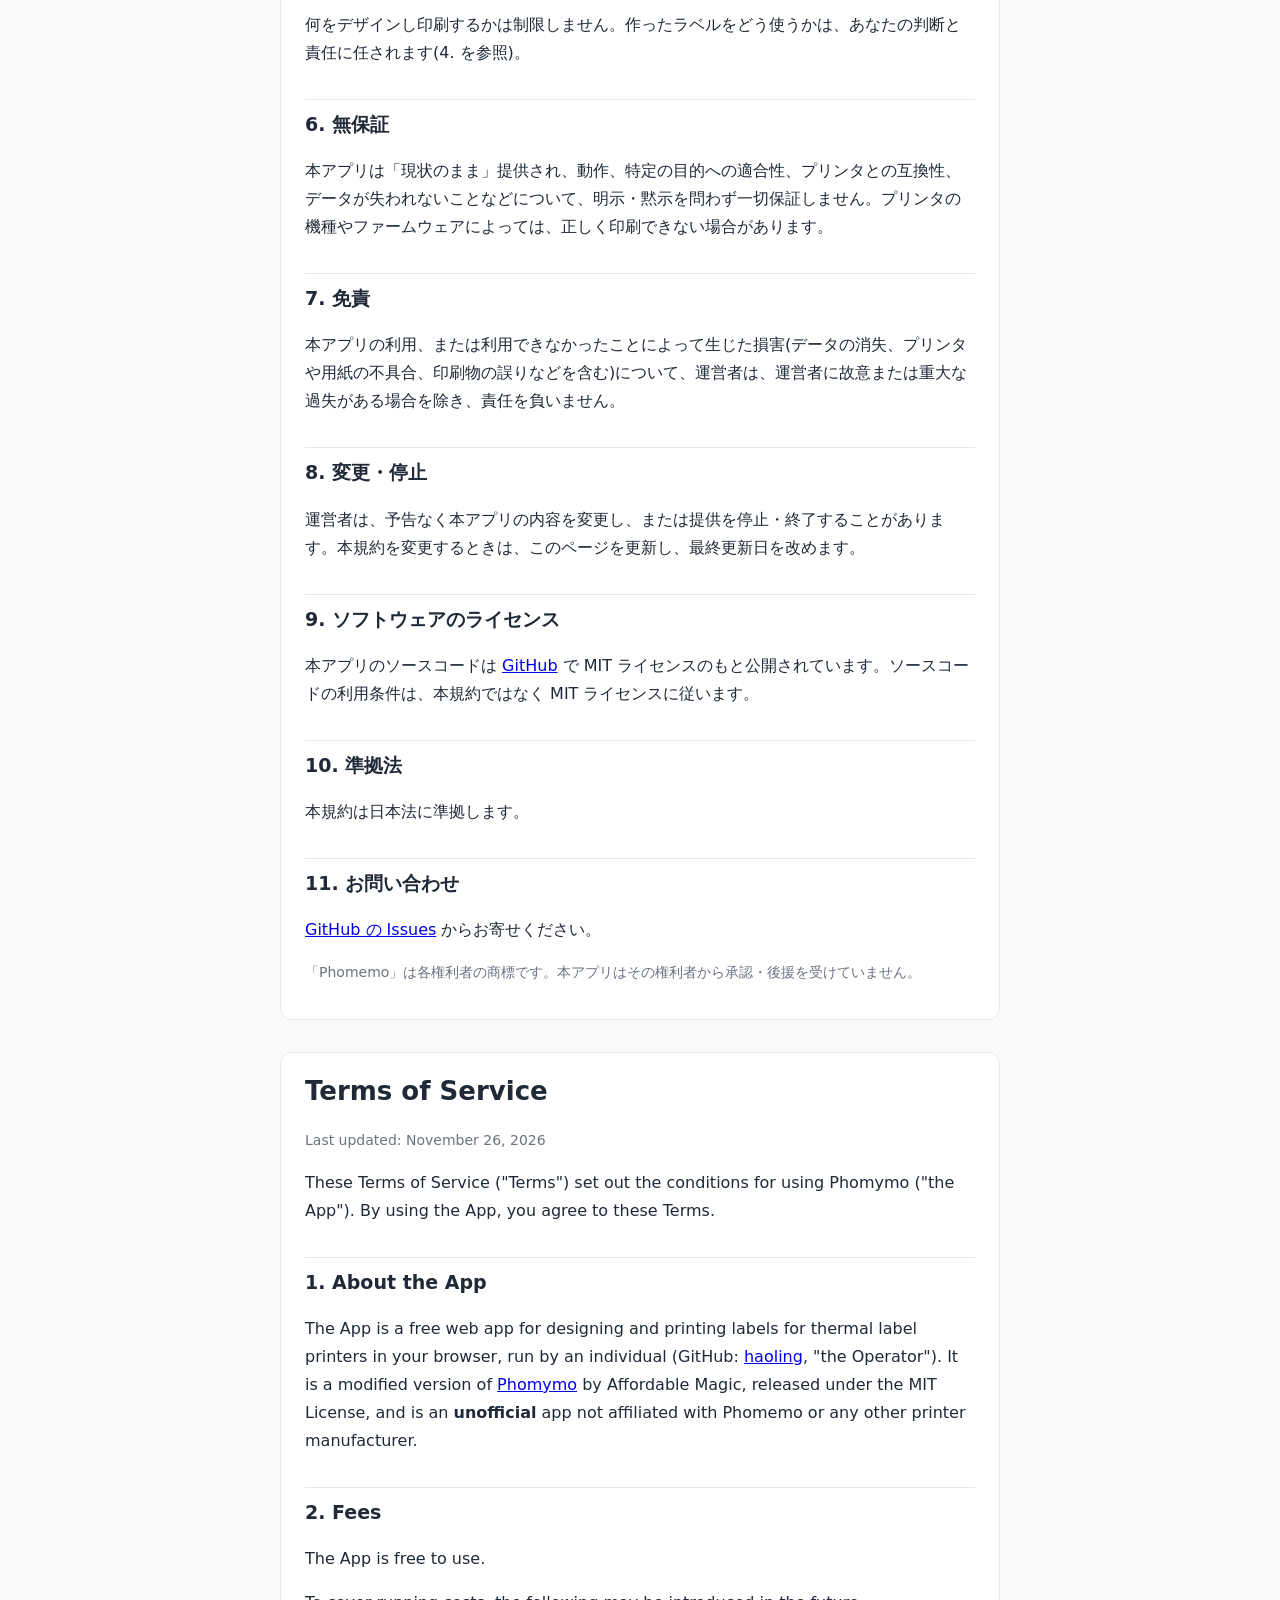
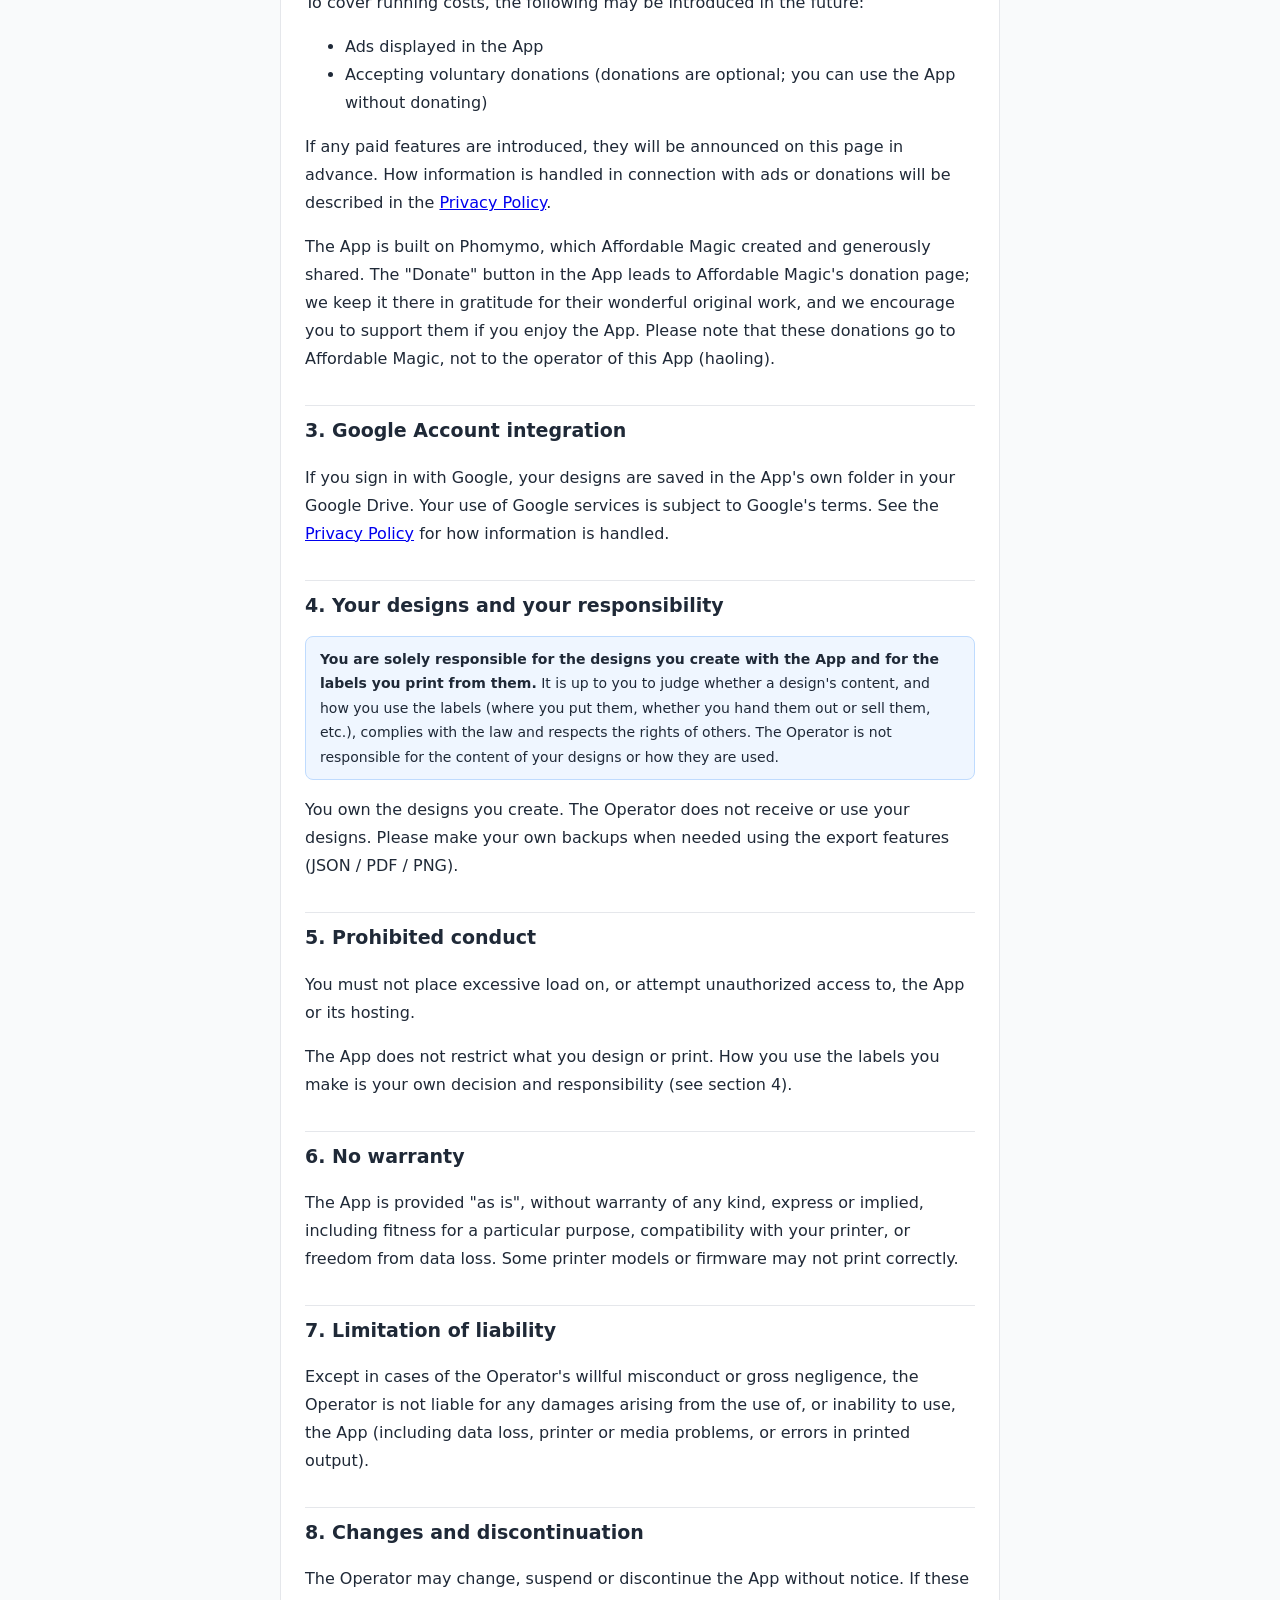
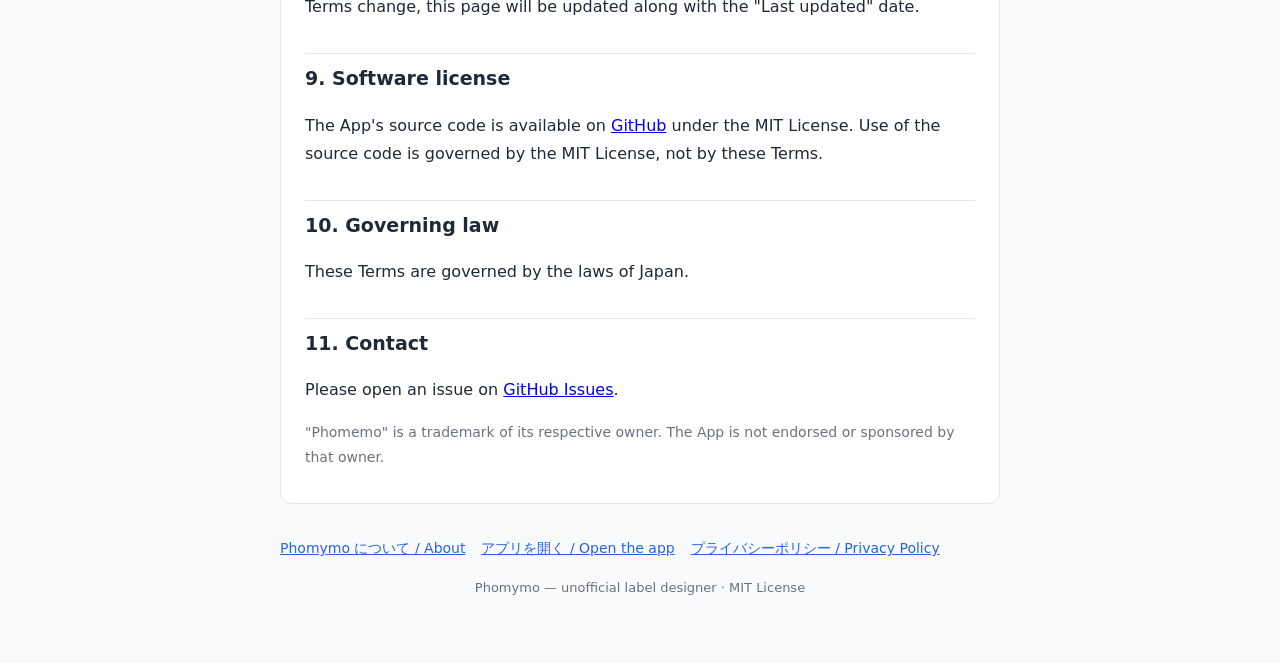
<file: src/web/terms.html>
<!DOCTYPE html>
<html lang="ja">
<head>
  <meta charset="UTF-8">
  <meta name="viewport" content="width=device-width, initial-scale=1.0">
  <title>利用規約 / Terms of Service - Phomymo</title>
  <meta name="description" content="Phomymo(非公式ラベルデザイナー)の利用規約。Terms of Service of Phomymo, an unofficial label designer.">
  <link rel="icon" type="image/png" href="brand/logo-120.png">
  <link rel="stylesheet" href="legal.css">
</head>
<body>
<div class="wrap">
  <header class="top">
    <img src="brand/logo-120.png" alt="Phomymo logo">
    <a class="home" href="about.html">Phomymo</a>
  </header>
  <nav class="lang">日本語 | <a href="#en" hreflang="en">English</a></nav>

  <section class="lang-block" lang="ja" id="ja">
    <h1>利用規約</h1>
    <p class="meta">最終更新日: 2026年11月26日</p>

    <p>この利用規約(以下「本規約」)は、Phomymo(以下「本アプリ」)の利用条件を定めるものです。本アプリを利用した時点で、本規約に同意したものとみなします。</p>

    <h2>1. 本アプリについて</h2>
    <p>本アプリは、感熱ラベルプリンタ用のラベルをブラウザでデザイン・印刷するための無料のウェブアプリで、個人(GitHub: <a href="https://github.com/haoling">haoling</a>、以下「運営者」)が運営しています。本アプリは MIT ライセンスで公開されている <a href="https://github.com/transcriptionstream/phomymo">Phomymo</a>(Affordable Magic)を改変したもので、Phomemo 社およびそのほかのプリンタメーカーとは関係のない<strong>非公式</strong>のアプリです。</p>

    <h2>2. 料金</h2>
    <p>本アプリは無料で利用できます。</p>
    <p>運営費のために、将来、次のことを始める場合があります。</p>
    <ul>
      <li>本アプリの画面への広告の表示</li>
      <li>任意の寄付の受け付け(寄付は任意で、寄付しなくても使えます)</li>
    </ul>
    <p>有料の機能を設ける場合は、事前にこのページで告知します。広告や寄付にともなう情報の扱いは<a href="privacy.html">プライバシーポリシー</a>に記載します。</p>
    <p>本アプリは、Affordable Magic が作って公開してくださった Phomymo をもとにしています。アプリ内の「Donate」ボタンは、その Affordable Magic への寄付ページです。すばらしい元のアプリへの感謝を込めて、そのまま残しています。気に入っていただけたら、ぜひ応援してください。なお、この寄付は Affordable Magic に届くもので、本アプリの運営者(haoling)に届くものではありません。</p>

    <h2>3. Google アカウントとの連携</h2>
    <p>Google でログインすると、デザインがあなたの Google ドライブの本アプリ専用フォルダに保存されます。Google のサービスの利用には、Google の利用規約が適用されます。情報の扱いについては<a href="privacy.html">プライバシーポリシー</a>をご覧ください。</p>

    <h2>4. あなたのデザインと責任</h2>
    <p class="note"><strong>本アプリで作ったデザインと、それを印刷したラベルについての責任は、すべて利用者であるあなたにあります。</strong>デザインの内容や、ラベルの使い方(貼る場所、配る・売るなど)が法令や他人の権利に触れないかは、あなた自身で判断してください。運営者は、デザインの内容やその使われ方について責任を負いません。</p>
    <p>あなたが作ったデザインの権利は、あなたに帰属します。運営者はあなたのデザインを受け取らず、利用もしません。データのバックアップは、必要に応じて書き出し機能(JSON / PDF / PNG)でご自身で行ってください。</p>

    <h2>5. 禁止事項</h2>
    <p>本アプリやその配信環境に過度な負荷をかける行為、不正にアクセスする行為を禁止します。</p>
    <p>何をデザインし印刷するかは制限しません。作ったラベルをどう使うかは、あなたの判断と責任に任されます(4. を参照)。</p>

    <h2>6. 無保証</h2>
    <p>本アプリは「現状のまま」提供され、動作、特定の目的への適合性、プリンタとの互換性、データが失われないことなどについて、明示・黙示を問わず一切保証しません。プリンタの機種やファームウェアによっては、正しく印刷できない場合があります。</p>

    <h2>7. 免責</h2>
    <p>本アプリの利用、または利用できなかったことによって生じた損害(データの消失、プリンタや用紙の不具合、印刷物の誤りなどを含む)について、運営者は、運営者に故意または重大な過失がある場合を除き、責任を負いません。</p>

    <h2>8. 変更・停止</h2>
    <p>運営者は、予告なく本アプリの内容を変更し、または提供を停止・終了することがあります。本規約を変更するときは、このページを更新し、最終更新日を改めます。</p>

    <h2>9. ソフトウェアのライセンス</h2>
    <p>本アプリのソースコードは <a href="https://github.com/haoling/phomymo">GitHub</a> で MIT ライセンスのもと公開されています。ソースコードの利用条件は、本規約ではなく MIT ライセンスに従います。</p>

    <h2>10. 準拠法</h2>
    <p>本規約は日本法に準拠します。</p>

    <h2>11. お問い合わせ</h2>
    <p><a href="https://github.com/haoling/phomymo/issues">GitHub の Issues</a> からお寄せください。</p>

    <p class="meta">「Phomemo」は各権利者の商標です。本アプリはその権利者から承認・後援を受けていません。</p>
  </section>

  <section class="lang-block" lang="en" id="en">
    <h1>Terms of Service</h1>
    <p class="meta">Last updated: November 26, 2026</p>

    <p>These Terms of Service ("Terms") set out the conditions for using Phomymo ("the App"). By using the App, you agree to these Terms.</p>

    <h2>1. About the App</h2>
    <p>The App is a free web app for designing and printing labels for thermal label printers in your browser, run by an individual (GitHub: <a href="https://github.com/haoling">haoling</a>, "the Operator"). It is a modified version of <a href="https://github.com/transcriptionstream/phomymo">Phomymo</a> by Affordable Magic, released under the MIT License, and is an <strong>unofficial</strong> app not affiliated with Phomemo or any other printer manufacturer.</p>

    <h2>2. Fees</h2>
    <p>The App is free to use.</p>
    <p>To cover running costs, the following may be introduced in the future:</p>
    <ul>
      <li>Ads displayed in the App</li>
      <li>Accepting voluntary donations (donations are optional; you can use the App without donating)</li>
    </ul>
    <p>If any paid features are introduced, they will be announced on this page in advance. How information is handled in connection with ads or donations will be described in the <a href="privacy.html#en">Privacy Policy</a>.</p>
    <p>The App is built on Phomymo, which Affordable Magic created and generously shared. The "Donate" button in the App leads to Affordable Magic's donation page; we keep it there in gratitude for their wonderful original work, and we encourage you to support them if you enjoy the App. Please note that these donations go to Affordable Magic, not to the operator of this App (haoling).</p>

    <h2>3. Google Account integration</h2>
    <p>If you sign in with Google, your designs are saved in the App's own folder in your Google Drive. Your use of Google services is subject to Google's terms. See the <a href="privacy.html#en">Privacy Policy</a> for how information is handled.</p>

    <h2>4. Your designs and your responsibility</h2>
    <p class="note"><strong>You are solely responsible for the designs you create with the App and for the labels you print from them.</strong> It is up to you to judge whether a design's content, and how you use the labels (where you put them, whether you hand them out or sell them, etc.), complies with the law and respects the rights of others. The Operator is not responsible for the content of your designs or how they are used.</p>
    <p>You own the designs you create. The Operator does not receive or use your designs. Please make your own backups when needed using the export features (JSON / PDF / PNG).</p>

    <h2>5. Prohibited conduct</h2>
    <p>You must not place excessive load on, or attempt unauthorized access to, the App or its hosting.</p>
    <p>The App does not restrict what you design or print. How you use the labels you make is your own decision and responsibility (see section 4).</p>

    <h2>6. No warranty</h2>
    <p>The App is provided "as is", without warranty of any kind, express or implied, including fitness for a particular purpose, compatibility with your printer, or freedom from data loss. Some printer models or firmware may not print correctly.</p>

    <h2>7. Limitation of liability</h2>
    <p>Except in cases of the Operator's willful misconduct or gross negligence, the Operator is not liable for any damages arising from the use of, or inability to use, the App (including data loss, printer or media problems, or errors in printed output).</p>

    <h2>8. Changes and discontinuation</h2>
    <p>The Operator may change, suspend or discontinue the App without notice. If these Terms change, this page will be updated along with the "Last updated" date.</p>

    <h2>9. Software license</h2>
    <p>The App's source code is available on <a href="https://github.com/haoling/phomymo">GitHub</a> under the MIT License. Use of the source code is governed by the MIT License, not by these Terms.</p>

    <h2>10. Governing law</h2>
    <p>These Terms are governed by the laws of Japan.</p>

    <h2>11. Contact</h2>
    <p>Please open an issue on <a href="https://github.com/haoling/phomymo/issues">GitHub Issues</a>.</p>

    <p class="meta">"Phomemo" is a trademark of its respective owner. The App is not endorsed or sponsored by that owner.</p>
  </section>

  <nav class="links">
    <a href="about.html">Phomymo について / About</a>
    <a href="./">アプリを開く / Open the app</a>
    <a href="privacy.html">プライバシーポリシー / Privacy Policy</a>
  </nav>
  <footer class="bottom">Phomymo — unofficial label designer · MIT License</footer>
</div>
</body>
</html>
</file>
<file: src/web/legal.css>
/* about.html / privacy.html / terms.html 共通 */
:root { color-scheme: light; }
* { box-sizing: border-box; }
body { margin: 0; font-family: system-ui, -apple-system, "Segoe UI", "Hiragino Sans", "Noto Sans JP", "Yu Gothic UI", sans-serif; color: #1f2937; background: #f9fafb; line-height: 1.75; }
.wrap { max-width: 760px; margin: 0 auto; padding: 24px 20px 64px; }
header.top { display: flex; align-items: center; gap: 12px; margin-bottom: 8px; }
header.top img { width: 48px; height: 48px; border-radius: 11px; }
header.top a.home { color: inherit; text-decoration: none; font-weight: 700; font-size: 20px; }
nav.lang { margin: 8px 0 24px; font-size: 14px; }
nav.lang a, nav.links a { color: #2563eb; }
nav.links { display: flex; flex-wrap: wrap; gap: 6px 16px; font-size: 14px; margin: 16px 0; }
h1 { font-size: 26px; margin: 8px 0 4px; }
h2 { font-size: 19px; margin: 32px 0 8px; padding-top: 8px; border-top: 1px solid #e5e7eb; }
h3 { font-size: 16px; margin: 20px 0 4px; }
.meta { color: #6b7280; font-size: 14px; }
section.lang-block { background: #fff; border: 1px solid #e5e7eb; border-radius: 12px; padding: 8px 24px 20px; margin-bottom: 32px; }
.note { background: #eff6ff; border: 1px solid #bfdbfe; border-radius: 8px; padding: 10px 14px; font-size: 14px; }
table { border-collapse: collapse; width: 100%; font-size: 14px; }
th, td { border: 1px solid #e5e7eb; padding: 6px 10px; text-align: left; vertical-align: top; }
th { background: #f3f4f6; }
code { background: #f3f4f6; padding: 1px 5px; border-radius: 4px; font-size: 0.9em; word-break: break-all; }
a.cta { display: inline-block; background: #2563eb; color: #fff; padding: 10px 20px; border-radius: 10px; text-decoration: none; font-weight: 600; margin: 8px 0; }
footer.bottom { color: #6b7280; font-size: 13px; text-align: center; }
</file>
